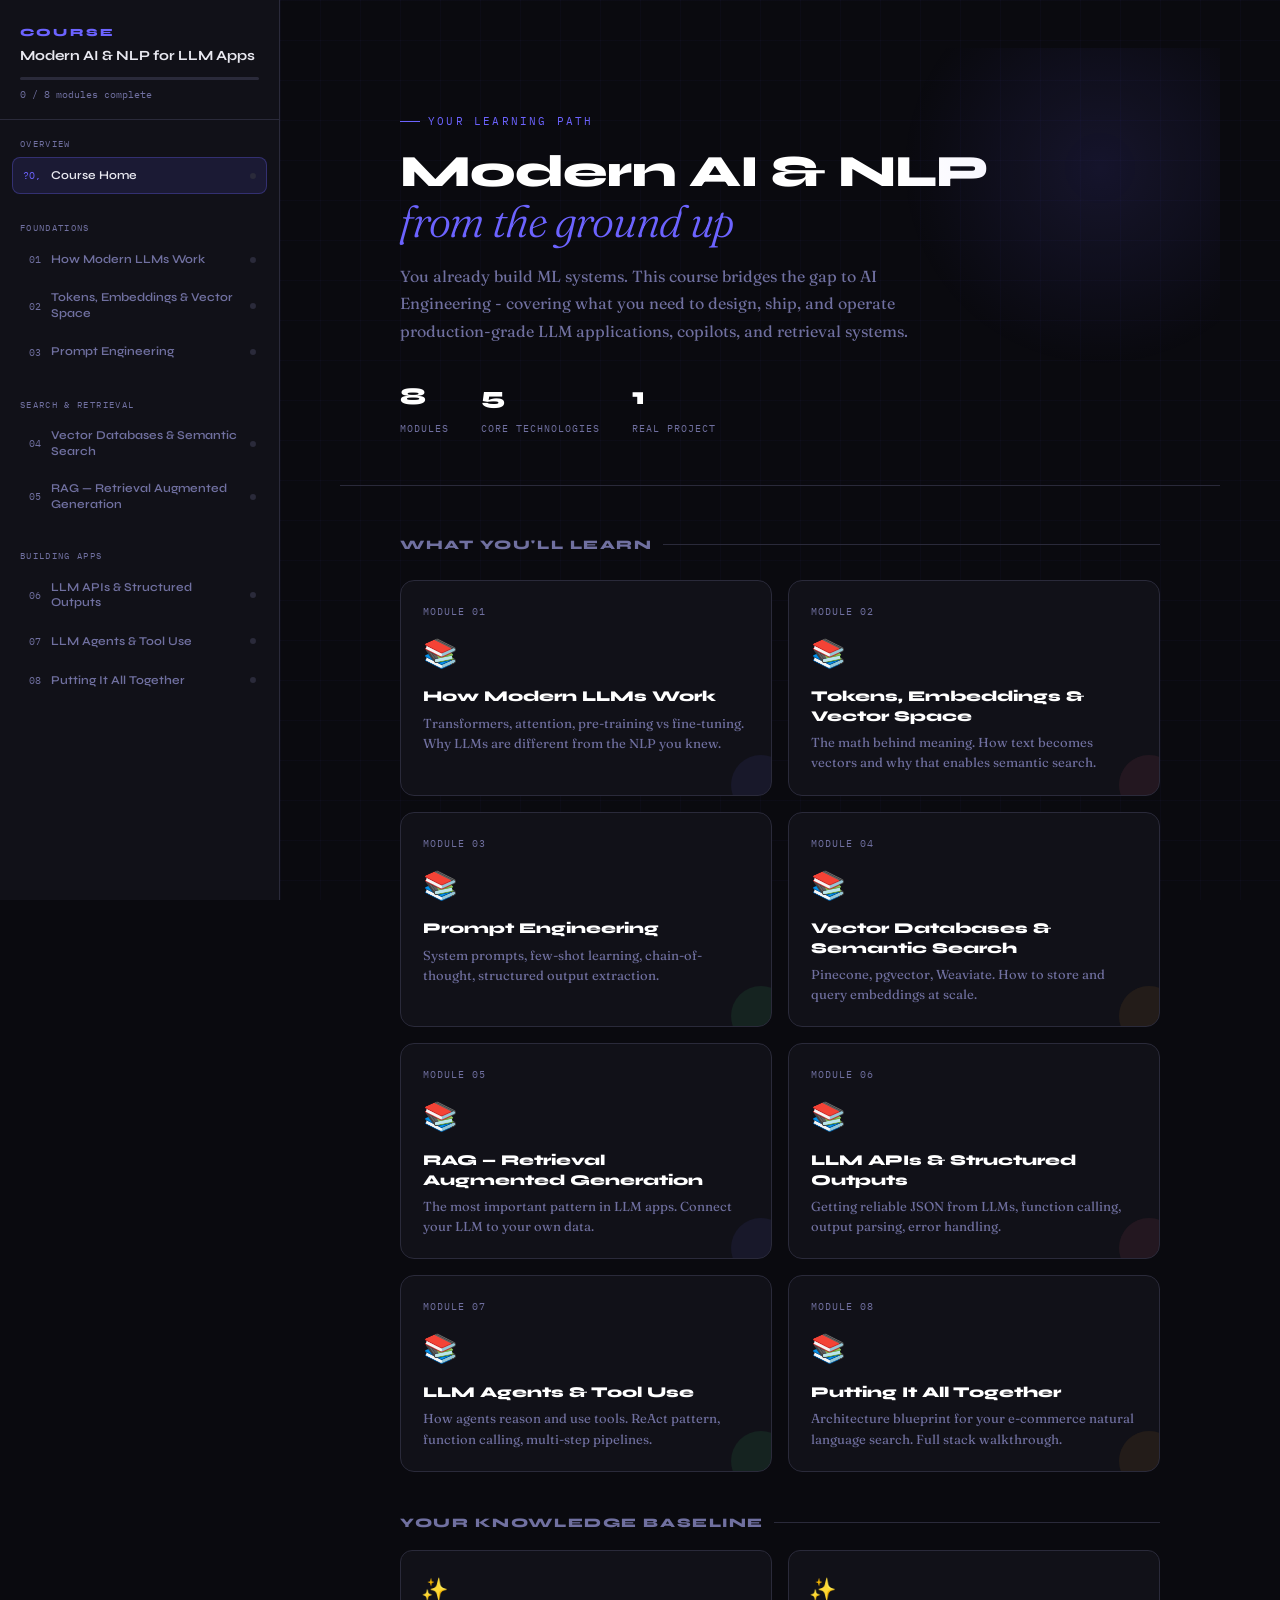
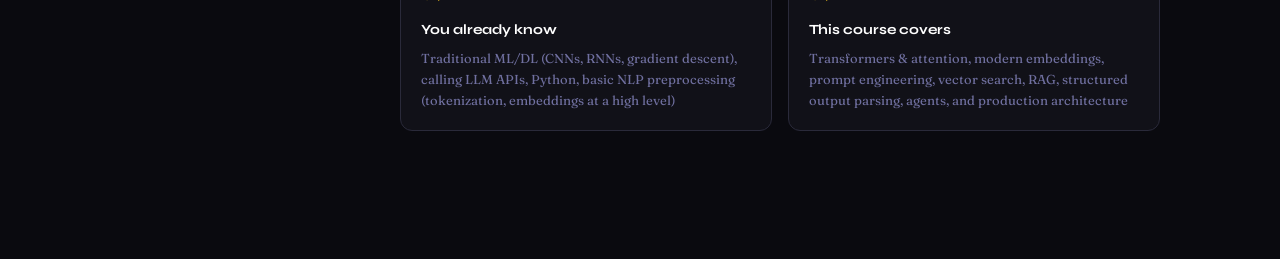
<file: templates/course_ai_engineering.html>
﻿<!DOCTYPE html>
<html lang="en">
<head>
<meta charset="UTF-8">
<meta name="viewport" content="width=device-width, initial-scale=1.0">
<title>AI Engineering Transition Course - From ML Engineering to Production AI Systems</title>
<link href="https://fonts.googleapis.com/css2?family=Syne:wght@400;600;700;800&family=IBM+Plex+Mono:wght@400;500&family=Fraunces:ital,wght@0,300;0,400;1,300&display=swap" rel="stylesheet">
<style>
  :root {
    --bg: #0a0a0f;
    --surface: #111118;
    --surface2: #1a1a24;
    --border: #2a2a3a;
    --accent: #6c63ff;
    --accent2: #ff6584;
    --accent3: #43e97b;
    --accent4: #f9a825;
    --text: #e8e8f0;
    --muted: #7070a0;
    --code-bg: #0d0d14;
  }

  * { margin: 0; padding: 0; box-sizing: border-box; }

  body {
    background: var(--bg);
    color: var(--text);
    font-family: 'Fraunces', Georgia, serif;
    font-size: 16px;
    line-height: 1.7;
    min-height: 100vh;
  }

  /* Grid texture overlay */
  body::before {
    content: '';
    position: fixed;
    inset: 0;
    background-image: 
      linear-gradient(rgba(108,99,255,0.03) 1px, transparent 1px),
      linear-gradient(90deg, rgba(108,99,255,0.03) 1px, transparent 1px);
    background-size: 40px 40px;
    pointer-events: none;
    z-index: 0;
  }

  .shell {
    display: flex;
    min-height: 100vh;
    position: relative;
    z-index: 1;
  }

  /* ?"&mdash;? SIDEBAR ?"&mdash;? */
  .sidebar {
    width: 280px;
    flex-shrink: 0;
    background: var(--surface);
    border-right: 1px solid var(--border);
    position: sticky;
    top: 0;
    height: 100vh;
    overflow-y: auto;
    display: flex;
    flex-direction: column;
  }

  .sidebar::-webkit-scrollbar { width: 4px; }
  .sidebar::-webkit-scrollbar-track { background: transparent; }
  .sidebar::-webkit-scrollbar-thumb { background: var(--border); border-radius: 2px; }

  .sidebar-header {
    padding: 24px 20px 16px;
    border-bottom: 1px solid var(--border);
    position: sticky;
    top: 0;
    background: var(--surface);
    z-index: 2;
  }

  .sidebar-logo {
    font-family: 'Syne', sans-serif;
    font-size: 11px;
    font-weight: 800;
    letter-spacing: 0.2em;
    text-transform: uppercase;
    color: var(--accent);
    margin-bottom: 4px;
  }

  .sidebar-title {
    font-family: 'Syne', sans-serif;
    font-size: 14px;
    font-weight: 700;
    color: var(--text);
    line-height: 1.3;
  }

  .progress-bar-wrap {
    margin-top: 12px;
    height: 3px;
    background: var(--border);
    border-radius: 2px;
    overflow: hidden;
  }

  .progress-bar-fill {
    height: 100%;
    background: linear-gradient(90deg, var(--accent), var(--accent2));
    border-radius: 2px;
    transition: width 0.4s ease;
    width: 0%;
  }

  .progress-label {
    font-family: 'IBM Plex Mono', monospace;
    font-size: 10px;
    color: var(--muted);
    margin-top: 6px;
  }

  .nav-section {
    padding: 16px 12px 8px;
  }

  .nav-section-label {
    font-family: 'IBM Plex Mono', monospace;
    font-size: 9px;
    letter-spacing: 0.15em;
    text-transform: uppercase;
    color: var(--muted);
    padding: 0 8px;
    margin-bottom: 6px;
  }

  .nav-item {
    display: flex;
    align-items: center;
    gap: 10px;
    padding: 9px 10px;
    border-radius: 8px;
    cursor: pointer;
    transition: all 0.2s;
    border: 1px solid transparent;
    margin-bottom: 2px;
  }

  .nav-item:hover {
    background: var(--surface2);
    border-color: var(--border);
  }

  .nav-item.active {
    background: rgba(108,99,255,0.12);
    border-color: rgba(108,99,255,0.3);
  }

  .nav-num {
    font-family: 'IBM Plex Mono', monospace;
    font-size: 10px;
    color: var(--muted);
    width: 18px;
    flex-shrink: 0;
    text-align: right;
  }

  .nav-item.active .nav-num { color: var(--accent); }

  .nav-text {
    font-family: 'Syne', sans-serif;
    font-size: 12px;
    font-weight: 600;
    color: var(--muted);
    line-height: 1.3;
  }

  .nav-item.active .nav-text { color: var(--text); }

  .nav-dot {
    width: 6px;
    height: 6px;
    border-radius: 50%;
    flex-shrink: 0;
    margin-left: auto;
    background: var(--border);
  }

  .nav-item.done .nav-dot { background: var(--accent3); }

  /* ?"&mdash;? MAIN ?"&mdash;? */
  .main {
    flex: 1;
    overflow-y: auto;
    padding: 0;
  }

  .main::-webkit-scrollbar { width: 6px; }
  .main::-webkit-scrollbar-track { background: transparent; }
  .main::-webkit-scrollbar-thumb { background: var(--border); border-radius: 3px; }

  /* hero */
  .hero {
    padding: 64px 60px 48px;
    border-bottom: 1px solid var(--border);
    position: relative;
    overflow: hidden;
  }

  .hero::after {
    content: '';
    position: absolute;
    top: -80px; right: -80px;
    width: 400px; height: 400px;
    background: radial-gradient(circle, rgba(108,99,255,0.12) 0%, transparent 70%);
    pointer-events: none;
  }

  .hero-tag {
    font-family: 'IBM Plex Mono', monospace;
    font-size: 11px;
    letter-spacing: 0.2em;
    text-transform: uppercase;
    color: var(--accent);
    margin-bottom: 16px;
    display: flex;
    align-items: center;
    gap: 8px;
  }

  .hero-tag::before {
    content: '';
    display: inline-block;
    width: 20px; height: 1px;
    background: var(--accent);
  }

  .hero h1 {
    font-family: 'Syne', sans-serif;
    font-size: clamp(28px, 3.5vw, 46px);
    font-weight: 800;
    line-height: 1.1;
    letter-spacing: -0.02em;
    margin-bottom: 16px;
    color: #fff;
  }

  .hero h1 em {
    font-family: 'Fraunces', serif;
    font-style: italic;
    font-weight: 300;
    color: var(--accent);
  }

  .hero-sub {
    font-size: 16px;
    color: var(--muted);
    max-width: 560px;
    line-height: 1.7;
    margin-bottom: 32px;
  }

  .hero-stats {
    display: flex;
    gap: 32px;
    flex-wrap: wrap;
  }

  .hero-stat {
    display: flex;
    flex-direction: column;
    gap: 2px;
  }

  .stat-num {
    font-family: 'Syne', sans-serif;
    font-size: 24px;
    font-weight: 800;
    color: #fff;
  }

  .stat-label {
    font-family: 'IBM Plex Mono', monospace;
    font-size: 10px;
    letter-spacing: 0.1em;
    color: var(--muted);
    text-transform: uppercase;
  }

  /* ?"&mdash;? MODULE ?"&mdash;? */
  .module {
    display: none;
    padding: 48px 60px 64px;
    animation: fadeSlide 0.35s ease;
  }

  .module.active { display: block; }

  @keyframes fadeSlide {
    from { opacity: 0; transform: translateY(12px); }
    to   { opacity: 1; transform: translateY(0); }
  }

  .module-header {
    display: flex;
    align-items: flex-start;
    gap: 20px;
    margin-bottom: 36px;
    padding-bottom: 36px;
    border-bottom: 1px solid var(--border);
  }

  .module-icon {
    width: 56px;
    height: 56px;
    border-radius: 14px;
    display: flex;
    align-items: center;
    justify-content: center;
    font-size: 26px;
    flex-shrink: 0;
  }

  .module-meta { flex: 1; }

  .module-num {
    font-family: 'IBM Plex Mono', monospace;
    font-size: 11px;
    letter-spacing: 0.15em;
    color: var(--accent);
    margin-bottom: 6px;
    text-transform: uppercase;
  }

  .module-title {
    font-family: 'Syne', sans-serif;
    font-size: clamp(20px, 2.5vw, 30px);
    font-weight: 800;
    color: #fff;
    letter-spacing: -0.01em;
    line-height: 1.2;
    margin-bottom: 8px;
  }

  .module-desc {
    color: var(--muted);
    font-size: 15px;
  }

  /* content blocks */
  .section {
    margin-bottom: 40px;
  }

  .section-title {
    font-family: 'Syne', sans-serif;
    font-size: 13px;
    font-weight: 800;
    letter-spacing: 0.12em;
    text-transform: uppercase;
    color: var(--muted);
    margin-bottom: 16px;
    display: flex;
    align-items: center;
    gap: 10px;
  }

  .section-title::after {
    content: '';
    flex: 1;
    height: 1px;
    background: var(--border);
  }

  h2 {
    font-family: 'Syne', sans-serif;
    font-size: 20px;
    font-weight: 700;
    color: #fff;
    margin: 28px 0 12px;
    letter-spacing: -0.01em;
  }

  h3 {
    font-family: 'Syne', sans-serif;
    font-size: 16px;
    font-weight: 700;
    color: var(--text);
    margin: 20px 0 8px;
  }

  p { color: var(--muted); margin-bottom: 14px; font-size: 15px; line-height: 1.75; }
  p strong { color: var(--text); font-weight: 600; font-family: 'Syne', sans-serif; }

  /* concept cards */
  .cards {
    display: grid;
    grid-template-columns: repeat(auto-fill, minmax(260px, 1fr));
    gap: 16px;
    margin: 20px 0;
  }

  .card {
    background: var(--surface);
    border: 1px solid var(--border);
    border-radius: 12px;
    padding: 20px;
    transition: border-color 0.2s, transform 0.2s;
    position: relative;
    overflow: hidden;
  }

  .card:hover {
    border-color: var(--accent);
    transform: translateY(-2px);
  }

  .card::before {
    content: '';
    position: absolute;
    top: 0; left: 0; right: 0;
    height: 2px;
    background: linear-gradient(90deg, var(--accent), var(--accent2));
    opacity: 0;
    transition: opacity 0.2s;
  }

  .card:hover::before { opacity: 1; }

  .card-icon { font-size: 22px; margin-bottom: 10px; font-family: "Apple Color Emoji", "Segoe UI Emoji", "Noto Color Emoji", sans-serif; }

  .card-title {
    font-family: 'Syne', sans-serif;
    font-size: 14px;
    font-weight: 700;
    color: #fff;
    margin-bottom: 6px;
  }

  .card-text { font-size: 13px; color: var(--muted); line-height: 1.6; }

  /* code block */
  .code-block {
    background: var(--code-bg);
    border: 1px solid var(--border);
    border-radius: 10px;
    overflow: hidden;
    margin: 16px 0;
  }

  .code-header {
    display: flex;
    align-items: center;
    justify-content: space-between;
    padding: 10px 16px;
    background: rgba(255,255,255,0.03);
    border-bottom: 1px solid var(--border);
  }

  .code-lang {
    font-family: 'IBM Plex Mono', monospace;
    font-size: 10px;
    color: var(--accent);
    letter-spacing: 0.1em;
    text-transform: uppercase;
  }

  .code-copy {
    font-family: 'IBM Plex Mono', monospace;
    font-size: 10px;
    color: var(--muted);
    background: none;
    border: none;
    cursor: pointer;
    transition: color 0.2s;
  }

  .code-copy:hover { color: var(--text); }

  pre {
    padding: 20px;
    overflow-x: auto;
    font-family: 'IBM Plex Mono', monospace;
    font-size: 13px;
    line-height: 1.7;
    color: #c9d1d9;
  }

  .kw { color: #ff79c6; }
  .str { color: #f1fa8c; }
  .cm { color: #6272a4; font-style: italic; }
  .fn { color: #50fa7b; }
  .num { color: #bd93f9; }
  .cls { color: #8be9fd; }

  /* callout */
  .callout {
    border-radius: 10px;
    padding: 18px 20px;
    margin: 20px 0;
    border: 1px solid;
    display: flex;
    gap: 14px;
    align-items: flex-start;
  }

  .callout-icon { font-size: 18px; flex-shrink: 0; margin-top: 1px; font-family: "Apple Color Emoji", "Segoe UI Emoji", "Noto Color Emoji", sans-serif; }

  .callout-body { flex: 1; }

  .callout-title {
    font-family: 'Syne', sans-serif;
    font-size: 13px;
    font-weight: 700;
    margin-bottom: 4px;
    letter-spacing: 0.04em;
  }

  .callout-text { font-size: 13px; line-height: 1.65; color: inherit; opacity: 0.85; }

  .callout.info { background: rgba(108,99,255,0.08); border-color: rgba(108,99,255,0.25); color: #a0a8ff; }
  .callout.info .callout-title { color: var(--accent); }

  .callout.tip { background: rgba(67,233,123,0.07); border-color: rgba(67,233,123,0.2); color: #80f0a8; }
  .callout.tip .callout-title { color: var(--accent3); }

  .callout.warn { background: rgba(249,168,37,0.07); border-color: rgba(249,168,37,0.2); color: #f5cc70; }
  .callout.warn .callout-title { color: var(--accent4); }

  /* pipeline diagram */
  .pipeline {
    display: flex;
    align-items: center;
    gap: 0;
    margin: 24px 0;
    overflow-x: auto;
    padding: 4px 0 8px;
  }

  .pipe-step {
    display: flex;
    flex-direction: column;
    align-items: center;
    gap: 8px;
    flex-shrink: 0;
  }

  .pipe-box {
    background: var(--surface2);
    border: 1px solid var(--border);
    border-radius: 10px;
    padding: 12px 16px;
    text-align: center;
    min-width: 110px;
    transition: border-color 0.2s;
  }

  .pipe-box:hover { border-color: var(--accent); }

  .pipe-box-icon { font-size: 20px; margin-bottom: 4px; font-family: "Apple Color Emoji", "Segoe UI Emoji", "Noto Color Emoji", sans-serif; }

  .pipe-box-label {
    font-family: 'Syne', sans-serif;
    font-size: 11px;
    font-weight: 700;
    color: #fff;
    margin-bottom: 2px;
  }

  .pipe-box-sub { font-family: 'IBM Plex Mono', monospace; font-size: 9px; color: var(--muted); }

  .pipe-arrow {
    color: var(--muted);
    font-size: 18px;
    padding: 0 4px;
    flex-shrink: 0;
    margin-bottom: 20px;
  }

  /* comparison table */
  .compare-table {
    width: 100%;
    border-collapse: collapse;
    margin: 16px 0;
    font-size: 13px;
  }

  .compare-table th {
    font-family: 'Syne', sans-serif;
    font-size: 11px;
    font-weight: 700;
    letter-spacing: 0.08em;
    text-transform: uppercase;
    color: var(--muted);
    text-align: left;
    padding: 10px 14px;
    border-bottom: 1px solid var(--border);
    background: var(--surface);
  }

  .compare-table td {
    padding: 11px 14px;
    border-bottom: 1px solid rgba(42,42,58,0.5);
    color: var(--muted);
    vertical-align: top;
    line-height: 1.55;
  }

  .compare-table tr:hover td { background: rgba(255,255,255,0.02); }
  .compare-table td:first-child { font-family: 'Syne', sans-serif; font-weight: 700; color: var(--text); }

  /* tag pills */
  .tags { display: flex; flex-wrap: wrap; gap: 8px; margin: 12px 0; }

  .tag {
    font-family: 'IBM Plex Mono', monospace;
    font-size: 11px;
    padding: 4px 10px;
    border-radius: 20px;
    border: 1px solid;
  }

  .tag.purple { background: rgba(108,99,255,0.1); border-color: rgba(108,99,255,0.3); color: #a0a8ff; }
  .tag.green  { background: rgba(67,233,123,0.1); border-color: rgba(67,233,123,0.3); color: #80f0a8; }
  .tag.pink   { background: rgba(255,101,132,0.1); border-color: rgba(255,101,132,0.3); color: #ff9aae; }
  .tag.yellow { background: rgba(249,168,37,0.1); border-color: rgba(249,168,37,0.3); color: #f5cc70; }

  /* nav footer */
  .module-nav {
    display: flex;
    justify-content: space-between;
    align-items: center;
    margin-top: 48px;
    padding-top: 28px;
    border-top: 1px solid var(--border);
  }

  .nav-btn {
    font-family: 'Syne', sans-serif;
    font-size: 13px;
    font-weight: 700;
    padding: 12px 24px;
    border-radius: 8px;
    border: 1px solid var(--border);
    cursor: pointer;
    transition: all 0.2s;
    background: var(--surface);
    color: var(--text);
    display: flex;
    align-items: center;
    gap: 8px;
  }

  .nav-btn:hover { background: var(--surface2); border-color: var(--accent); color: #fff; }
  .nav-btn.primary { background: var(--accent); border-color: var(--accent); color: #fff; }
  .nav-btn.primary:hover { background: #7c75ff; }
  .nav-btn:disabled { opacity: 0.3; cursor: not-allowed; }

  .done-btn {
    font-family: 'IBM Plex Mono', monospace;
    font-size: 11px;
    padding: 6px 14px;
    border-radius: 20px;
    border: 1px solid var(--border);
    cursor: pointer;
    background: transparent;
    color: var(--muted);
    transition: all 0.2s;
  }

  .done-btn:hover, .done-btn.marked { background: rgba(67,233,123,0.1); border-color: var(--accent3); color: var(--accent3); }

  /* home overview */
  .overview-grid {
    display: grid;
    grid-template-columns: repeat(auto-fill, minmax(300px, 1fr));
    gap: 16px;
    margin-top: 24px;
  }

  .overview-card {
    background: var(--surface);
    border: 1px solid var(--border);
    border-radius: 14px;
    padding: 22px;
    cursor: pointer;
    transition: all 0.2s;
    position: relative;
    overflow: hidden;
  }

  .overview-card:hover {
    border-color: var(--accent);
    transform: translateY(-3px);
    box-shadow: 0 12px 40px rgba(108,99,255,0.15);
  }

  .ov-num {
    font-family: 'IBM Plex Mono', monospace;
    font-size: 10px;
    letter-spacing: 0.1em;
    color: var(--muted);
    margin-bottom: 10px;
  }

  .ov-icon { font-size: 28px; margin-bottom: 10px; font-family: "Apple Color Emoji", "Segoe UI Emoji", "Noto Color Emoji", sans-serif; }

  .ov-title {
    font-family: 'Syne', sans-serif;
    font-size: 15px;
    font-weight: 800;
    color: #fff;
    margin-bottom: 6px;
    line-height: 1.3;
  }

  .ov-desc { font-size: 13px; color: var(--muted); line-height: 1.55; }

  .ov-accent {
    position: absolute;
    bottom: 0; right: 0;
    width: 60px; height: 60px;
    border-radius: 50%;
    opacity: 0.08;
    transform: translate(20px, 20px);
  }

  /* numbered list */
  ol.styled {
    list-style: none;
    counter-reset: step;
    margin: 12px 0;
  }

  ol.styled li {
    counter-increment: step;
    display: flex;
    gap: 14px;
    margin-bottom: 12px;
    align-items: flex-start;
    font-size: 14px;
    color: var(--muted);
    line-height: 1.65;
  }

  ol.styled li::before {
    content: counter(step, decimal-leading-zero);
    font-family: 'IBM Plex Mono', monospace;
    font-size: 10px;
    color: var(--accent);
    background: rgba(108,99,255,0.1);
    border: 1px solid rgba(108,99,255,0.2);
    border-radius: 6px;
    padding: 2px 6px;
    flex-shrink: 0;
    margin-top: 2px;
  }

  ul.styled {
    list-style: none;
    margin: 12px 0;
  }

  ul.styled li {
    display: flex;
    gap: 12px;
    margin-bottom: 10px;
    font-size: 14px;
    color: var(--muted);
    line-height: 1.65;
  }

  ul.styled li::before {
    content: '&rarr;';
    color: var(--accent);
    flex-shrink: 0;
    font-family: 'Syne', sans-serif;
    font-weight: 700;
  }

  ul.styled li strong { color: var(--text); font-family: 'Syne', sans-serif; font-weight: 700; }

  /* splitter */
  .split { display: grid; grid-template-columns: 1fr 1fr; gap: 16px; margin: 16px 0; }
  @media (max-width: 700px) { .split { grid-template-columns: 1fr; } }

  hr.divider { border: none; border-top: 1px solid var(--border); margin: 36px 0; }

  /* HOME MODULE */
  #home { display: block; }

  .breadcrumb {
    font-family: 'IBM Plex Mono', monospace;
    font-size: 11px;
    color: var(--muted);
    margin-bottom: 8px;
  }

  /* Tablet and mobile responsiveness */
  @media (max-width: 1024px) {
    .shell {
      display: block;
      min-height: auto;
    }

    .sidebar {
      width: 100%;
      position: static;
      height: auto;
      max-height: none;
      border-right: none;
      border-bottom: 1px solid var(--border);
      overflow: visible;
    }

    .sidebar-header {
      position: static;
    }

    .nav-section {
      padding: 12px;
    }

    .main {
      overflow: visible;
      min-width: 0;
    }
  }

  @media (max-width: 768px) {
    body {
      overflow-x: hidden;
    }

    .hero {
      padding: 30px 16px 24px;
    }

    .module {
      padding: 24px 16px 36px;
    }

    .module-header {
      flex-direction: column;
      gap: 14px;
      margin-bottom: 24px;
      padding-bottom: 22px;
    }

    .module-nav {
      flex-direction: column;
      align-items: stretch;
      gap: 10px;
    }

    .nav-btn {
      width: 100%;
      justify-content: center;
    }

    .overview-grid {
      grid-template-columns: 1fr;
    }

    .cards {
      grid-template-columns: 1fr;
    }

    .compare-table {
      display: block;
      width: 100%;
      overflow-x: auto;
      white-space: nowrap;
      -webkit-overflow-scrolling: touch;
    }

    pre {
      font-size: 12px;
      padding: 14px;
    }

    .pipeline {
      padding-bottom: 10px;
      -webkit-overflow-scrolling: touch;
    }
  }
</style>
</head>
<body>

<div class="shell">

  <!-- SIDEBAR -->
  <aside class="sidebar">
    <div class="sidebar-header">
      <div class="sidebar-logo">Course</div>
      <div class="sidebar-title">Modern AI & NLP for LLM Apps</div>
      <div class="progress-bar-wrap">
        <div class="progress-bar-fill" id="progressFill"></div>
      </div>
      <div class="progress-label" id="progressLabel">0 / 8 modules complete</div>
    </div>

    <div class="nav-section">
      <div class="nav-section-label">Overview</div>
      <div class="nav-item active" onclick="showModule('home', this)">
        <span class="nav-num">?O,</span>
        <span class="nav-text">Course Home</span>
        <span class="nav-dot"></span>
      </div>
    </div>

    <div class="nav-section">
      <div class="nav-section-label">Foundations</div>
      <div class="nav-item" id="nav-m1" onclick="showModule('m1', this)">
        <span class="nav-num">01</span>
        <span class="nav-text">How Modern LLMs Work</span>
        <span class="nav-dot"></span>
      </div>
      <div class="nav-item" id="nav-m2" onclick="showModule('m2', this)">
        <span class="nav-num">02</span>
        <span class="nav-text">Tokens, Embeddings & Vector Space</span>
        <span class="nav-dot"></span>
      </div>
      <div class="nav-item" id="nav-m3" onclick="showModule('m3', this)">
        <span class="nav-num">03</span>
        <span class="nav-text">Prompt Engineering</span>
        <span class="nav-dot"></span>
      </div>
    </div>

    <div class="nav-section">
      <div class="nav-section-label">Search & Retrieval</div>
      <div class="nav-item" id="nav-m4" onclick="showModule('m4', this)">
        <span class="nav-num">04</span>
        <span class="nav-text">Vector Databases & Semantic Search</span>
        <span class="nav-dot"></span>
      </div>
      <div class="nav-item" id="nav-m5" onclick="showModule('m5', this)">
        <span class="nav-num">05</span>
        <span class="nav-text">RAG &mdash; Retrieval Augmented Generation</span>
        <span class="nav-dot"></span>
      </div>
    </div>

    <div class="nav-section">
      <div class="nav-section-label">Building Apps</div>
      <div class="nav-item" id="nav-m6" onclick="showModule('m6', this)">
        <span class="nav-num">06</span>
        <span class="nav-text">LLM APIs & Structured Outputs</span>
        <span class="nav-dot"></span>
      </div>
      <div class="nav-item" id="nav-m7" onclick="showModule('m7', this)">
        <span class="nav-num">07</span>
        <span class="nav-text">LLM Agents & Tool Use</span>
        <span class="nav-dot"></span>
      </div>
      <div class="nav-item" id="nav-m8" onclick="showModule('m8', this)">
        <span class="nav-num">08</span>
        <span class="nav-text">Putting It All Together</span>
        <span class="nav-dot"></span>
      </div>
    </div>
  </aside>

  <!-- MAIN CONTENT -->
  <main class="main">

    <!-- HOME -->
    <div id="home" class="module active">
      <div class="hero">
        <div class="hero-tag">Your learning path</div>
        <h1>Modern AI & NLP<br><em>from the ground up</em></h1>
        <p class="hero-sub">
          You already build ML systems. This course bridges the gap to AI Engineering - covering what you need to design, ship, and operate production-grade LLM applications, copilots, and retrieval systems.</p>
        <div class="hero-stats">
          <div class="hero-stat">
            <span class="stat-num">8</span>
            <span class="stat-label">Modules</span>
          </div>
          <div class="hero-stat">
            <span class="stat-num">5</span>
            <span class="stat-label">Core Technologies</span>
          </div>
          <div class="hero-stat">
            <span class="stat-num">1</span>
            <span class="stat-label">Real Project</span>
          </div>
        </div>
      </div>

      <div style="padding: 48px 60px;">
        <div class="section-title">What you'll learn</div>
        <div class="overview-grid">
          <div class="overview-card" onclick="showModule('m1', document.getElementById('nav-m1'))">
            <div class="ov-num">MODULE 01</div>
            <div class="ov-icon">&#x1F4DA;</div>
            <div class="ov-title">How Modern LLMs Work</div>
            <div class="ov-desc">Transformers, attention, pre-training vs fine-tuning. Why LLMs are different from the NLP you knew.</div>
            <div class="ov-accent" style="background: var(--accent);"></div>
          </div>
          <div class="overview-card" onclick="showModule('m2', document.getElementById('nav-m2'))">
            <div class="ov-num">MODULE 02</div>
            <div class="ov-icon">&#x1F4DA;</div>
            <div class="ov-title">Tokens, Embeddings & Vector Space</div>
            <div class="ov-desc">The math behind meaning. How text becomes vectors and why that enables semantic search.</div>
            <div class="ov-accent" style="background: var(--accent2);"></div>
          </div>
          <div class="overview-card" onclick="showModule('m3', document.getElementById('nav-m3'))">
            <div class="ov-num">MODULE 03</div>
            <div class="ov-icon">&#x1F4DA;</div>
            <div class="ov-title">Prompt Engineering</div>
            <div class="ov-desc">System prompts, few-shot learning, chain-of-thought, structured output extraction.</div>
            <div class="ov-accent" style="background: var(--accent3);"></div>
          </div>
          <div class="overview-card" onclick="showModule('m4', document.getElementById('nav-m4'))">
            <div class="ov-num">MODULE 04</div>
            <div class="ov-icon">&#x1F4DA;</div>
            <div class="ov-title">Vector Databases & Semantic Search</div>
            <div class="ov-desc">Pinecone, pgvector, Weaviate. How to store and query embeddings at scale.</div>
            <div class="ov-accent" style="background: var(--accent4);"></div>
          </div>
          <div class="overview-card" onclick="showModule('m5', document.getElementById('nav-m5'))">
            <div class="ov-num">MODULE 05</div>
            <div class="ov-icon">&#x1F4DA;</div>
            <div class="ov-title">RAG &mdash; Retrieval Augmented Generation</div>
            <div class="ov-desc">The most important pattern in LLM apps. Connect your LLM to your own data.</div>
            <div class="ov-accent" style="background: var(--accent);"></div>
          </div>
          <div class="overview-card" onclick="showModule('m6', document.getElementById('nav-m6'))">
            <div class="ov-num">MODULE 06</div>
            <div class="ov-icon">&#x1F4DA;</div>
            <div class="ov-title">LLM APIs & Structured Outputs</div>
            <div class="ov-desc">Getting reliable JSON from LLMs, function calling, output parsing, error handling.</div>
            <div class="ov-accent" style="background: var(--accent2);"></div>
          </div>
          <div class="overview-card" onclick="showModule('m7', document.getElementById('nav-m7'))">
            <div class="ov-num">MODULE 07</div>
            <div class="ov-icon">&#x1F4DA;</div>
            <div class="ov-title">LLM Agents & Tool Use</div>
            <div class="ov-desc">How agents reason and use tools. ReAct pattern, function calling, multi-step pipelines.</div>
            <div class="ov-accent" style="background: var(--accent3);"></div>
          </div>
          <div class="overview-card" onclick="showModule('m8', document.getElementById('nav-m8'))">
            <div class="ov-num">MODULE 08</div>
            <div class="ov-icon">&#x1F4DA;</div>
            <div class="ov-title">Putting It All Together</div>
            <div class="ov-desc">Architecture blueprint for your e-commerce natural language search. Full stack walkthrough.</div>
            <div class="ov-accent" style="background: var(--accent4);"></div>
          </div>
        </div>

        <div style="margin-top: 40px;">
          <div class="section-title">Your knowledge baseline</div>
          <div class="split">
            <div class="card">
              <div class="card-icon">&#x2728;</div>
              <div class="card-title">You already know</div>
              <div class="card-text">Traditional ML/DL (CNNs, RNNs, gradient descent), calling LLM APIs, Python, basic NLP preprocessing (tokenization, embeddings at a high level)</div>
            </div>
            <div class="card">
              <div class="card-icon">&#x2728;</div>
              <div class="card-title">This course covers</div>
              <div class="card-text">Transformers & attention, modern embeddings, prompt engineering, vector search, RAG, structured output parsing, agents, and production architecture</div>
            </div>
          </div>
        </div>
      </div>
    </div>

    <!-- MODULE 1 -->
    <div id="m1" class="module">
      <div class="module-header">
        <div class="module-icon" style="background: rgba(108,99,255,0.15);">&#x1F9E0;</div>
        <div class="module-meta">
          <div class="module-num">Module 01 &mdash; Foundations</div>
          <div class="module-title">How Modern LLMs Work</div>
          <div class="module-desc">From "bag of words" NLP to Transformers. Understanding the architecture that changed everything.</div>
        </div>
      </div>

      <div class="section">
        <div class="section-title">The Paradigm Shift</div>
        <p>Traditional NLP (what you may know) relied on handcrafted feature engineering, rule-based systems, and shallow ML models like Naive Bayes or LSTMs. Modern LLMs are built on a single architecture &mdash; the <strong>Transformer</strong> &mdash; and trained on internet-scale text to develop general language understanding.</p>
        <p>The key difference: instead of training a separate model for each NLP task (sentiment, NER, translation), an LLM is one giant model that can do all of them via prompting. No task-specific training required.</p>
      </div>

      <div class="section">
        <div class="section-title">The Transformer Architecture</div>
        <div class="cards">
          <div class="card">
            <div class="card-icon">&#x2728;</div>
            <div class="card-title">Self-Attention</div>
            <div class="card-text">Each token looks at every other token in the sequence and computes a weighted "relevance" score. This is how the model understands context &mdash; "bank" means different things near "river" vs "money".</div>
          </div>
          <div class="card">
            <div class="card-icon">&#x2728;</div>
            <div class="card-title">Multi-Head Attention</div>
            <div class="card-text">Multiple attention operations run in parallel, each learning different types of relationships &mdash; syntactic, semantic, co-reference. The outputs are combined.</div>
          </div>
          <div class="card">
            <div class="card-icon">&#x2728;</div>
            <div class="card-title">Positional Encoding</div>
            <div class="card-text">Unlike RNNs, Transformers process all tokens in parallel. Positional encodings inject information about token order into the representations.</div>
          </div>
          <div class="card">
            <div class="card-icon">&#x2728;</div>
            <div class="card-title">Feed-Forward Layers</div>
            <div class="card-text">After attention, each token goes through a feed-forward network independently. This is where "facts" and learned knowledge are thought to be stored.</div>
          </div>
        </div>

        <div class="callout info">
          <span class="callout-icon">&#x1F4A1;</span>
          <div class="callout-body">
            <div class="callout-title">Why this matters for your AI engineering path</div>
            <div class="callout-text">You don't need to implement a Transformer. But understanding attention helps you understand why LLMs can parse complex queries like "affordable gaming laptops with good battery life but not bulky" &mdash; it weighs all those constraints simultaneously.</div>
          </div>
        </div>
      </div>

      <div class="section">
        <div class="section-title">Pre-training vs Fine-tuning vs Prompting</div>
        <table class="compare-table">
          <thead>
            <tr>
              <th>Approach</th>
              <th>What it means</th>
              <th>When to use it</th>
              <th>Cost</th>
            </tr>
          </thead>
          <tbody>
            <tr>
              <td>Pre-training</td>
              <td>Train a model from scratch on massive text data</td>
              <td>Never (you're not OpenAI)</td>
              <td>$millions</td>
            </tr>
            <tr>
              <td>Fine-tuning</td>
              <td>Further train a pre-trained model on domain-specific data</td>
              <td>When you need specific behavior/style not achievable via prompting</td>
              <td>$10s&mdash;$1000s</td>
            </tr>
            <tr>
              <td>Prompting</td>
              <td>Guide the model's behavior via text instructions at inference time</td>
              <td>Most use cases, including yours</td>
              <td>Per-token API cost</td>
            </tr>
            <tr>
              <td>RAG</td>
              <td>Retrieve relevant context and inject it into the prompt</td>
              <td>When the model needs access to your specific data</td>
              <td>Storage + retrieval + API</td>
            </tr>
          </tbody>
        </table>
        <div class="callout tip">
          <span class="callout-icon">&#x1F4A1;</span>
          <div class="callout-body">
            <div class="callout-title">For your e-commerce search</div>
            <div class="callout-text">You'll use <strong>Prompting</strong> (to extract intent from queries) and <strong>RAG-like retrieval</strong> (to match products). No fine-tuning needed to start.</div>
          </div>
        </div>
      </div>

      <div class="section">
        <div class="section-title">Key Model Families You'll Encounter</div>
        <div class="tags">
          <span class="tag purple">GPT-4 / GPT-4o (OpenAI)</span>
          <span class="tag purple">Claude 3.5 / Claude 3 (Anthropic)</span>
          <span class="tag green">Gemini 1.5 (Google)</span>
          <span class="tag green">Llama 3 (Meta, open source)</span>
          <span class="tag pink">Mistral / Mixtral (open source)</span>
          <span class="tag yellow">Embedding models: text-embedding-3, all-MiniLM</span>
        </div>
        <p>For <strong>intent extraction</strong> (parsing user queries), any modern model works. For <strong>embeddings</strong> (vectorizing products), you'll use a dedicated embedding model &mdash; different from a chat model.</p>
      </div>

      <div class="module-nav">
        <button class="nav-btn" disabled>&larr; Previous</button>
        <button class="done-btn" id="done-m1" onclick="markDone('m1')">Mark complete ✔</button>
        <button class="nav-btn primary" onclick="showModule('m2', document.getElementById('nav-m2'))">Next: Tokens & Embeddings &rarr;</button>
      </div>
    </div>

    <!-- MODULE 2 -->
    <div id="m2" class="module">
      <div class="module-header">
        <div class="module-icon" style="background: rgba(255,101,132,0.15);">&#x1F9E0;</div>
        <div class="module-meta">
          <div class="module-num">Module 02 &mdash; Foundations</div>
          <div class="module-title">Tokens, Embeddings & Vector Space</div>
          <div class="module-desc">The mathematical foundation of modern NLP. How text becomes numbers that capture meaning.</div>
        </div>
      </div>

      <div class="section">
        <div class="section-title">Tokenization</div>
        <p>An LLM doesn't read words &mdash; it reads <strong>tokens</strong>. Tokens are chunks of text produced by a tokenizer (usually BPE &mdash; Byte Pair Encoding). Common words become single tokens; rare words split into multiple.</p>
        <div class="code-block">
          <div class="code-header">
            <span class="code-lang">Example &mdash; Tokenization</span>
          </div>
          <pre><span class="cm"># "laptops below ksh 1000" might tokenize as:</span>
[<span class="str">"lap"</span>, <span class="str">"tops"</span>, <span class="str">" below"</span>, <span class="str">" ks"</span>, <span class="str">"h"</span>, <span class="str">" 1000"</span>]
<span class="cm"># ~6 tokens. Why this matters: you're billed per token,
# and context windows are measured in tokens (e.g. 128k tokens).</span></pre>
        </div>
        <p><strong>Why it matters:</strong> Your product descriptions and user queries are all tokenized. Long descriptions cost more to process. Context window limits (how much text the LLM can "see" at once) are measured in tokens.</p>
      </div>

      <div class="section">
        <div class="section-title">What Are Embeddings?</div>
        <p>An embedding is a <strong>dense vector</strong> (a list of floats, e.g., 1536 numbers) that represents the meaning of a piece of text. Texts with similar meanings have vectors that are close together in this high-dimensional space.</p>
        <div class="cards">
          <div class="card">
            <div class="card-icon">&#x2728;</div>
            <div class="card-title">Semantic similarity</div>
            <div class="card-text">"Budget laptop" and "affordable notebook computer" will have very similar embedding vectors &mdash; even though no words match. This is the power over keyword search.</div>
          </div>
          <div class="card">
            <div class="card-icon">&#x2728;</div>
            <div class="card-title">Cosine similarity</div>
            <div class="card-text">The standard way to compare embeddings. Measures the angle between two vectors. Returns a score from -1 to 1; higher = more similar. Used to find matching products.</div>
          </div>
          <div class="card">
            <div class="card-icon">&#x2728;</div>
            <div class="card-title">Embedding models</div>
            <div class="card-text">Separate from chat models. Examples: OpenAI's text-embedding-3-small, Cohere embed, or open-source sentence-transformers. These map text &rarr; vector.</div>
          </div>
        </div>
      </div>

      <div class="section">
        <div class="section-title">Practical Code</div>
        <div class="code-block">
          <div class="code-header">
            <span class="code-lang">Python &mdash; Generating Embeddings</span>
            <button class="code-copy">copy</button>
          </div>
          <pre><span class="kw">from</span> openai <span class="kw">import</span> <span class="cls">OpenAI</span>
<span class="kw">import</span> numpy <span class="kw">as</span> np

client = <span class="cls">OpenAI</span>()

<span class="kw">def</span> <span class="fn">embed</span>(text: <span class="cls">str</span>) -> <span class="cls">list</span>[<span class="cls">float</span>]:
    response = client.embeddings.<span class="fn">create</span>(
        model=<span class="str">"text-embedding-3-small"</span>,  <span class="cm"># 1536-dim, cheap</span>
        input=text
    )
    <span class="kw">return</span> response.data[<span class="num">0</span>].embedding

<span class="kw">def</span> <span class="fn">cosine_similarity</span>(a, b):
    a, b = np.<span class="fn">array</span>(a), np.<span class="fn">array</span>(b)
    <span class="kw">return</span> np.<span class="fn">dot</span>(a, b) / (np.linalg.<span class="fn">norm</span>(a) * np.linalg.<span class="fn">norm</span>(b))

<span class="cm"># Example</span>
query_vec   = <span class="fn">embed</span>(<span class="str">"cheap gaming laptop"</span>)
product_vec = <span class="fn">embed</span>(<span class="str">"Budget-friendly notebook for gaming, RTX 3050"</span>)

score = <span class="fn">cosine_similarity</span>(query_vec, product_vec)
<span class="fn">print</span>(<span class="str">f"Similarity: {score:.3f}"</span>)  <span class="cm"># Will be high (>0.85)</span></pre>
        </div>
      </div>

      <div class="section">
        <div class="section-title">What to Embed in E-Commerce</div>
        <p>For product search, you embed your product catalog <strong>once</strong> (offline) and store the vectors. At query time, you embed the user's query and find the closest product vectors.</p>
        <div class="callout warn">
          <span class="callout-icon">&#x1F4A1;</span>
          <div class="callout-body">
            <div class="callout-title">What to embed per product</div>
            <div class="callout-text">Don't just embed the product name. Embed a rich text combining: <strong>name + description + category + key specs</strong>. The richer the text, the better the embedding captures the product's meaning. Price and rating are better handled as metadata filters, not embedded.</div>
          </div>
        </div>
        <div class="code-block">
          <div class="code-header"><span class="code-lang">Python &mdash; Product Embedding Strategy</span></div>
          <pre><span class="kw">def</span> <span class="fn">product_to_text</span>(product: <span class="cls">dict</span>) -> <span class="cls">str</span>:
    <span class="str">"""Convert a product dict into rich text for embedding."""</span>
    <span class="kw">return</span> <span class="str">f"""</span>
<span class="str">    {product['name']} &mdash; {product['category']}</span>
<span class="str">    {product['description']}</span>
<span class="str">    Key specs: {', '.join(product['specs'])}</span>
<span class="str">    Brand: {product['brand']}</span>
<span class="str">    """</span>.<span class="fn">strip</span>()

<span class="cm"># Then embed this combined text, NOT just the name</span>
product_vec = <span class="fn">embed</span>(<span class="fn">product_to_text</span>(product))</pre>
        </div>
      </div>

      <div class="module-nav">
        <button class="nav-btn" onclick="showModule('m1', document.getElementById('nav-m1'))">&larr; How LLMs Work</button>
        <button class="done-btn" id="done-m2" onclick="markDone('m2')">Mark complete ✔</button>
        <button class="nav-btn primary" onclick="showModule('m3', document.getElementById('nav-m3'))">Next: Prompt Engineering &rarr;</button>
      </div>
    </div>

    <!-- MODULE 3 -->
    <div id="m3" class="module">
      <div class="module-header">
        <div class="module-icon" style="background: rgba(67,233,123,0.15);">&#x1F9E0;</div>
        <div class="module-meta">
          <div class="module-num">Module 03 &mdash; Foundations</div>
          <div class="module-title">Prompt Engineering</div>
          <div class="module-desc">The craft of reliably extracting structured, useful behavior from LLMs through text instructions.</div>
        </div>
      </div>

      <div class="section">
        <div class="section-title">The Anatomy of a Prompt</div>
        <div class="cards">
          <div class="card">
            <div class="card-icon">&#x2728;</div>
            <div class="card-title">System Prompt</div>
            <div class="card-text">Defines the model's role, persona, output format, and constraints. Runs before the user message. This is where you tell it "You are a query parser. Return only JSON."</div>
          </div>
          <div class="card">
            <div class="card-icon">&#x2728;</div>
            <div class="card-title">User Message</div>
            <div class="card-text">The actual input &mdash; in your case, the customer's natural language query. e.g. "show me laptops below ksh 50000 with good reviews".</div>
          </div>
          <div class="card">
            <div class="card-icon">&#x2728;</div>
            <div class="card-title">Few-Shot Examples</div>
            <div class="card-text">Showing the model 2-5 examples of input/output pairs dramatically improves reliability. Include examples of edge cases.</div>
          </div>
          <div class="card">
            <div class="card-icon">&#x2728;</div>
            <div class="card-title">Chain-of-Thought</div>
            <div class="card-text">Adding "Think step by step" or showing reasoning in examples improves accuracy on complex tasks. The model's internal reasoning becomes part of the output.</div>
          </div>
        </div>
      </div>

      <div class="section">
        <div class="section-title">Query Parsing &mdash; The Core LLM Job in Your App</div>
        <p>Your LLM's primary job is to take a messy natural language query and return a clean, structured JSON object that your search engine can use. Here's how to engineer that prompt:</p>
        <div class="code-block">
          <div class="code-header"><span class="code-lang">Python &mdash; Intent Extraction Prompt</span><button class="code-copy">copy</button></div>
          <pre>SYSTEM_PROMPT = <span class="str">"""
You are a product search query parser for an e-commerce site.
Extract structured search intent from the user's query.

Return ONLY valid JSON with these fields:
- category: string or null (e.g. "laptop", "phone", "headphones")  
- max_price: number or null (in KSH)
- min_price: number or null
- min_rating: number or null (1-5 scale)
- brands: list of strings or []
- keywords: list of important product attributes
- sort_by: one of ["relevance", "price_asc", "price_desc", "rating"] 

Examples:
User: "cheap laptops under 40000"
Output: {"category": "laptop", "max_price": 40000, "min_price": null,
         "min_rating": null, "brands": [], "keywords": ["budget"],
         "sort_by": "price_asc"}

User: "best samsung phones with good battery"  
Output: {"category": "phone", "max_price": null, "min_price": null,
         "min_rating": 4.0, "brands": ["samsung"],
         "keywords": ["battery life", "long-lasting"],
         "sort_by": "rating"}

Return ONLY the JSON object. No explanation. No markdown.
"""</span>

<span class="kw">def</span> <span class="fn">parse_query</span>(user_query: <span class="cls">str</span>) -> <span class="cls">dict</span>:
    response = client.chat.completions.<span class="fn">create</span>(
        model=<span class="str">"gpt-4o-mini"</span>,  <span class="cm"># cheap + fast enough for parsing</span>
        messages=[
            {<span class="str">"role"</span>: <span class="str">"system"</span>, <span class="str">"content"</span>: SYSTEM_PROMPT},
            {<span class="str">"role"</span>: <span class="str">"user"</span>,   <span class="str">"content"</span>: user_query}
        ],
        temperature=<span class="num">0</span>,  <span class="cm"># deterministic output for parsing tasks</span>
    )
    <span class="kw">import</span> json
    <span class="kw">return</span> json.<span class="fn">loads</span>(response.choices[<span class="num">0</span>].message.content)</pre>
        </div>
      </div>

      <div class="section">
        <div class="section-title">Key Prompt Engineering Principles</div>
        <ul class="styled">
          <li><strong>Be explicit about output format.</strong> "Return ONLY valid JSON" beats "return JSON". Add "No explanation. No markdown fences."</li>
          <li><strong>Temperature = 0 for structured tasks.</strong> For parsing/extraction, you want deterministic outputs. Use temperature > 0 only for creative tasks.</li>
          <li><strong>Use few-shot examples for edge cases.</strong> Cover ambiguous queries, missing fields, and multi-criteria queries in your examples.</li>
          <li><strong>Test with adversarial inputs.</strong> "give me stuff" &mdash; what does your parser return? Design for graceful degradation.</li>
          <li><strong>Cheaper/smaller models are often fine for extraction.</strong> GPT-4o-mini or Claude Haiku handle structured extraction well at 10x lower cost than full models.</li>
        </ul>
      </div>

      <div class="callout warn">
        <span class="callout-icon">&#x1F4A1;</span>
        <div class="callout-body">
          <div class="callout-title">Always validate LLM JSON output</div>
          <div class="callout-text">Even with a perfect prompt, LLMs occasionally return malformed JSON, especially at high throughput. Always wrap your json.loads() in try/except and have a fallback (e.g., treat as a keyword-only search).</div>
        </div>
      </div>

      <div class="module-nav">
        <button class="nav-btn" onclick="showModule('m2', document.getElementById('nav-m2'))">&larr; Tokens & Embeddings</button>
        <button class="done-btn" id="done-m3" onclick="markDone('m3')">Mark complete ✔</button>
        <button class="nav-btn primary" onclick="showModule('m4', document.getElementById('nav-m4'))">Next: Vector Databases &rarr;</button>
      </div>
    </div>

    <!-- MODULE 4 -->
    <div id="m4" class="module">
      <div class="module-header">
        <div class="module-icon" style="background: rgba(249,168,37,0.15);">&#x1F9E0;</div>
        <div class="module-meta">
          <div class="module-num">Module 04 &mdash; Search & Retrieval</div>
          <div class="module-title">Vector Databases & Semantic Search</div>
          <div class="module-desc">How to store millions of embeddings and retrieve the closest ones in milliseconds.</div>
        </div>
      </div>

      <div class="section">
        <div class="section-title">The Problem Vector DBs Solve</div>
        <p>You have 10,000 product embeddings (each a 1536-dimensional vector). A user query arrives. You need to find the top-10 most similar products. Computing cosine similarity against all 10,000 products every query works at small scale &mdash; but is too slow at scale. Vector databases solve this with <strong>Approximate Nearest Neighbor (ANN)</strong> indexing algorithms (HNSW, IVF) that find the closest vectors in microseconds.</p>
      </div>

      <div class="section">
        <div class="section-title">Vector DB Options</div>
        <table class="compare-table">
          <thead>
            <tr><th>Option</th><th>Type</th><th>Best for</th><th>Metadata Filtering</th></tr>
          </thead>
          <tbody>
            <tr>
              <td>pgvector</td>
              <td>PostgreSQL extension</td>
              <td>You already use Postgres. Simplest to start.</td>
              <td>✓ Full SQL</td>
            </tr>
            <tr>
              <td>Pinecone</td>
              <td>Managed cloud</td>
              <td>Production, no infra management</td>
              <td>✓ Metadata filters</td>
            </tr>
            <tr>
              <td>Weaviate</td>
              <td>Open source / cloud</td>
              <td>Hybrid search built-in</td>
              <td>✓ GraphQL</td>
            </tr>
            <tr>
              <td>Chroma</td>
              <td>Open source, local</td>
              <td>Development & prototyping</td>
              <td>✓ Basic filters</td>
            </tr>
            <tr>
              <td>FAISS</td>
              <td>Library (Meta)</td>
              <td>Custom, high performance, no server</td>
              <td>◐ Manual</td>
            </tr>
          </tbody>
        </table>
        <div class="callout tip">
          <span class="callout-icon">&#x1F4A1;</span>
          <div class="callout-body">
            <div class="callout-title">Recommendation for your transition build</div>
            <div class="callout-text">Start with <strong>pgvector</strong> if you're already using PostgreSQL, or <strong>Chroma</strong> locally for prototyping. Move to Pinecone for production. All have Python clients with similar APIs.</div>
          </div>
        </div>
      </div>

      <div class="section">
        <div class="section-title">Metadata Filtering &mdash; Critical for E-Commerce</div>
        <p>Pure vector search returns "semantically similar" products, but can't enforce <strong>"under Ksh 50,000"</strong> or <strong>"rating &ge; 4.0"</strong>. You solve this with <strong>metadata filters</strong> &mdash; structured attributes stored alongside the vector.</p>
        <div class="code-block">
          <div class="code-header"><span class="code-lang">Python &mdash; Chroma with Metadata Filtering</span><button class="code-copy">copy</button></div>
          <pre><span class="kw">import</span> chromadb

client = chromadb.<span class="fn">Client</span>()
collection = client.<span class="fn">create_collection</span>(<span class="str">"products"</span>)

<span class="cm"># Index products with metadata</span>
collection.<span class="fn">add</span>(
    ids=[<span class="str">"prod_001"</span>, <span class="str">"prod_002"</span>],
    embeddings=[product_vec_1, product_vec_2],
    metadatas=[
        {<span class="str">"price"</span>: <span class="num">35000</span>, <span class="str">"rating"</span>: <span class="num">4.5</span>, <span class="str">"category"</span>: <span class="str">"laptop"</span>, <span class="str">"brand"</span>: <span class="str">"HP"</span>},
        {<span class="str">"price"</span>: <span class="num">72000</span>, <span class="str">"rating"</span>: <span class="num">4.8</span>, <span class="str">"category"</span>: <span class="str">"laptop"</span>, <span class="str">"brand"</span>: <span class="str">"Dell"</span>},
    ]
)

<span class="cm"># Query with semantic search AND metadata filters</span>
results = collection.<span class="fn">query</span>(
    query_embeddings=[query_vec],
    n_results=<span class="num">10</span>,
    where={
        <span class="str">"$and"</span>: [
            {<span class="str">"price"</span>:    {<span class="str">"$lte"</span>: <span class="num">50000</span>}},
            {<span class="str">"rating"</span>:   {<span class="str">"$gte"</span>: <span class="num">4.0</span>}},
            {<span class="str">"category"</span>: {<span class="str">"$eq"</span>:  <span class="str">"laptop"</span>}}
        ]
    }
)</pre>
        </div>
      </div>

      <div class="section">
        <div class="section-title">Hybrid Search</div>
        <p>The best production search combines <strong>dense (vector) search</strong> with <strong>sparse (keyword/BM25) search</strong>. Dense search finds semantically similar products; sparse search catches exact keyword matches (e.g., model numbers like "RTX 4070"). The scores are merged via <strong>Reciprocal Rank Fusion (RRF)</strong>.</p>
        <div class="pipeline">
          <div class="pipe-step">
            <div class="pipe-box"><div class="pipe-box-icon">&#x2699;&#xFE0F;</div><div class="pipe-box-label">User Query</div><div class="pipe-box-sub">raw text</div></div>
          </div>
          <div class="pipe-arrow">&rarr;</div>
          <div class="pipe-step">
            <div class="pipe-box"><div class="pipe-box-icon">&#x2699;&#xFE0F;</div><div class="pipe-box-label">Dense Search</div><div class="pipe-box-sub">vector similarity</div></div>
          </div>
          <div class="pipe-arrow">+</div>
          <div class="pipe-step">
            <div class="pipe-box"><div class="pipe-box-icon">&#x2699;&#xFE0F;</div><div class="pipe-box-label">Sparse Search</div><div class="pipe-box-sub">BM25 keywords</div></div>
          </div>
          <div class="pipe-arrow">&rarr;</div>
          <div class="pipe-step">
            <div class="pipe-box"><div class="pipe-box-icon">&#x2699;&#xFE0F;</div><div class="pipe-box-label">RRF Merge</div><div class="pipe-box-sub">rank fusion</div></div>
          </div>
          <div class="pipe-arrow">&rarr;</div>
          <div class="pipe-step">
            <div class="pipe-box"><div class="pipe-box-icon">&#x2699;&#xFE0F;</div><div class="pipe-box-label">Top Results</div><div class="pipe-box-sub">ranked list</div></div>
          </div>
        </div>
      </div>

      <div class="module-nav">
        <button class="nav-btn" onclick="showModule('m3', document.getElementById('nav-m3'))">&larr; Prompt Engineering</button>
        <button class="done-btn" id="done-m4" onclick="markDone('m4')">Mark complete ✔</button>
        <button class="nav-btn primary" onclick="showModule('m5', document.getElementById('nav-m5'))">Next: RAG &rarr;</button>
      </div>
    </div>

    <!-- MODULE 5 -->
    <div id="m5" class="module">
      <div class="module-header">
        <div class="module-icon" style="background: rgba(108,99,255,0.15);">&#x1F9E0;</div>
        <div class="module-meta">
          <div class="module-num">Module 05 &mdash; Search & Retrieval</div>
          <div class="module-title">RAG &mdash; Retrieval Augmented Generation</div>
          <div class="module-desc">The most widely used LLM application pattern. Connect LLMs to external, up-to-date knowledge.</div>
        </div>
      </div>

      <div class="section">
        <div class="section-title">What is RAG?</div>
        <p>LLMs have two problems: their knowledge is frozen at a training cutoff, and they don't know your specific data. <strong>RAG</strong> solves both by retrieving relevant documents/data at query time and injecting them into the prompt as context. The LLM then generates a response grounded in that retrieved information.</p>
        <div class="pipeline">
          <div class="pipe-step">
            <div class="pipe-box"><div class="pipe-box-icon">&#x2699;&#xFE0F;</div><div class="pipe-box-label">User Query</div></div>
          </div>
          <div class="pipe-arrow">&rarr;</div>
          <div class="pipe-step">
            <div class="pipe-box"><div class="pipe-box-icon">&#x2699;&#xFE0F;</div><div class="pipe-box-label">Retriever</div><div class="pipe-box-sub">vector DB lookup</div></div>
          </div>
          <div class="pipe-arrow">&rarr;</div>
          <div class="pipe-step">
            <div class="pipe-box"><div class="pipe-box-icon">&#x2699;&#xFE0F;</div><div class="pipe-box-label">Context Docs</div><div class="pipe-box-sub">top-k results</div></div>
          </div>
          <div class="pipe-arrow">&rarr;</div>
          <div class="pipe-step">
            <div class="pipe-box"><div class="pipe-box-icon">&#x2699;&#xFE0F;</div><div class="pipe-box-label">LLM</div><div class="pipe-box-sub">generates answer</div></div>
          </div>
          <div class="pipe-arrow">&rarr;</div>
          <div class="pipe-step">
            <div class="pipe-box"><div class="pipe-box-icon">&#x2699;&#xFE0F;</div><div class="pipe-box-label">Response</div></div>
          </div>
        </div>
      </div>

      <div class="section">
        <div class="section-title">RAG Applied to Product Search</div>
        <p>In your e-commerce context, RAG works slightly differently &mdash; you're not generating a text answer, you're retrieving products. But the pattern is the same. You can extend it to have the LLM <strong>explain why</strong> certain products match, or <strong>re-rank</strong> retrieved candidates.</p>
        <div class="code-block">
          <div class="code-header"><span class="code-lang">Python &mdash; RAG-style Product Search</span><button class="code-copy">copy</button></div>
          <pre><span class="kw">def</span> <span class="fn">search_products</span>(user_query: <span class="cls">str</span>) -> <span class="cls">dict</span>:
    <span class="cm"># Step 1: Parse query with LLM &rarr; structured filters</span>
    parsed = <span class="fn">parse_query</span>(user_query)
    
    <span class="cm"># Step 2: Embed the query</span>
    query_vec = <span class="fn">embed</span>(user_query)
    
    <span class="cm"># Step 3: Retrieve top candidates from vector DB</span>
    candidates = <span class="fn">vector_search</span>(
        query_vec,
        filters={
            <span class="str">"category"</span>:  parsed.get(<span class="str">"category"</span>),
            <span class="str">"max_price"</span>: parsed.get(<span class="str">"max_price"</span>),
            <span class="str">"min_rating"</span>: parsed.get(<span class="str">"min_rating"</span>),
        },
        top_k=<span class="num">20</span>
    )
    
    <span class="cm"># Step 4 (optional): LLM re-ranks / explains results</span>
    context = <span class="fn">format_products_for_llm</span>(candidates)
    explanation = <span class="fn">llm_rerank</span>(user_query, context)
    
    <span class="kw">return</span> {
        <span class="str">"products"</span>: candidates[:<span class="num">10</span>],
        <span class="str">"explanation"</span>: explanation  <span class="cm"># "Showing laptops under Ksh 40k, sorted by rating"</span>
    }</pre>
        </div>
      </div>

      <div class="section">
        <div class="section-title">Advanced RAG Concepts</div>
        <div class="cards">
          <div class="card">
            <div class="card-icon">&#x2728;</div>
            <div class="card-title">Re-ranking</div>
            <div class="card-text">After retrieving top-20 candidates, use a cross-encoder model or LLM to re-score them relative to the query. More accurate but slower &mdash; only do it on the final shortlist.</div>
          </div>
          <div class="card">
            <div class="card-icon">&#x2728;</div>
            <div class="card-title">Query Rewriting</div>
            <div class="card-text">Use an LLM to expand or rewrite the user's query before searching. "laptop for coding" &rarr; also search for "developer notebook", "programming computer".</div>
          </div>
          <div class="card">
            <div class="card-icon">&#x2728;</div>
            <div class="card-title">Chunking Strategy</div>
            <div class="card-text">For long product descriptions, you may split them into chunks and embed each separately. Retrieve the most relevant chunk, then fetch the full product.</div>
          </div>
          <div class="card">
            <div class="card-icon">&#x2728;</div>
            <div class="card-title">Iterative RAG</div>
            <div class="card-text">The LLM evaluates retrieved results, then retrieves again if unsatisfied. More powerful but slower &mdash; used in agentic systems (covered in Module 07).</div>
          </div>
        </div>
      </div>

      <div class="module-nav">
        <button class="nav-btn" onclick="showModule('m4', document.getElementById('nav-m4'))">&larr; Vector Databases</button>
        <button class="done-btn" id="done-m5" onclick="markDone('m5')">Mark complete ✔</button>
        <button class="nav-btn primary" onclick="showModule('m6', document.getElementById('nav-m6'))">Next: LLM APIs &rarr;</button>
      </div>
    </div>

    <!-- MODULE 6 -->
    <div id="m6" class="module">
      <div class="module-header">
        <div class="module-icon" style="background: rgba(255,101,132,0.15);">&#x1F9E0;</div>
        <div class="module-meta">
          <div class="module-num">Module 06 &mdash; Building Apps</div>
          <div class="module-title">LLM APIs & Structured Outputs</div>
          <div class="module-desc">Production patterns for getting reliable, structured data from LLMs at scale.</div>
        </div>
      </div>

      <div class="section">
        <div class="section-title">Structured Output Techniques</div>
        <p>Getting an LLM to return valid, predictable JSON is one of the most important skills in building LLM apps. Three approaches, from least to most reliable:</p>
        <ol class="styled">
          <li><strong>Prompt-based:</strong> "Return only JSON" in the system prompt. Works most of the time but not guaranteed. Add JSON validation + retry.</li>
          <li><strong>JSON Mode:</strong> A special API parameter (OpenAI, Anthropic) that forces the model to only output valid JSON. More reliable, still needs schema validation.</li>
          <li><strong>Function Calling / Tool Use:</strong> Define a typed schema; the model fills in values. Most reliable &mdash; the API enforces the schema structure.</li>
        </ol>
      </div>

      <div class="section">
        <div class="section-title">Function Calling (the Gold Standard)</div>
        <div class="code-block">
          <div class="code-header"><span class="code-lang">Python &mdash; Structured Output via Function Calling</span><button class="code-copy">copy</button></div>
          <pre><span class="kw">import</span> json
<span class="kw">from</span> openai <span class="kw">import</span> <span class="cls">OpenAI</span>

client = <span class="cls">OpenAI</span>()

<span class="cm"># Define the schema as a "tool" / function</span>
tools = [{
    <span class="str">"type"</span>: <span class="str">"function"</span>,
    <span class="str">"function"</span>: {
        <span class="str">"name"</span>: <span class="str">"parse_search_query"</span>,
        <span class="str">"description"</span>: <span class="str">"Extract structured search intent from a natural language query"</span>,
        <span class="str">"parameters"</span>: {
            <span class="str">"type"</span>: <span class="str">"object"</span>,
            <span class="str">"properties"</span>: {
                <span class="str">"category"</span>:  {<span class="str">"type"</span>: [<span class="str">"string"</span>, <span class="str">"null"</span>]},
                <span class="str">"max_price"</span>: {<span class="str">"type"</span>: [<span class="str">"number"</span>, <span class="str">"null"</span>]},
                <span class="str">"min_rating"</span>: {<span class="str">"type"</span>: [<span class="str">"number"</span>, <span class="str">"null"</span>], <span class="str">"minimum"</span>: <span class="num">1</span>, <span class="str">"maximum"</span>: <span class="num">5</span>},
                <span class="str">"brands"</span>:    {<span class="str">"type"</span>: <span class="str">"array"</span>, <span class="str">"items"</span>: {<span class="str">"type"</span>: <span class="str">"string"</span>}},
                <span class="str">"keywords"</span>:  {<span class="str">"type"</span>: <span class="str">"array"</span>, <span class="str">"items"</span>: {<span class="str">"type"</span>: <span class="str">"string"</span>}},
                <span class="str">"sort_by"</span>:   {<span class="str">"type"</span>: <span class="str">"string"</span>, <span class="str">"enum"</span>: [<span class="str">"relevance"</span>, <span class="str">"price_asc"</span>, <span class="str">"price_desc"</span>, <span class="str">"rating"</span>]},
            },
            <span class="str">"required"</span>: [<span class="str">"keywords"</span>, <span class="str">"sort_by"</span>]
        }
    }
}]

response = client.chat.completions.<span class="fn">create</span>(
    model=<span class="str">"gpt-4o-mini"</span>,
    messages=[{<span class="str">"role"</span>: <span class="str">"user"</span>, <span class="str">"content"</span>: <span class="str">"gaming laptops under 60000 with great reviews"</span>}],
    tools=tools,
    tool_choice={<span class="str">"type"</span>: <span class="str">"function"</span>, <span class="str">"function"</span>: {<span class="str">"name"</span>: <span class="str">"parse_search_query"</span>}}
)

parsed = json.<span class="fn">loads</span>(
    response.choices[<span class="num">0</span>].message.tool_calls[<span class="num">0</span>].function.arguments
)
<span class="cm"># {'category': 'laptop', 'max_price': 60000, 'min_rating': 4.0,
#  'brands': [], 'keywords': ['gaming'], 'sort_by': 'rating'}</span></pre>
        </div>
      </div>

      <div class="section">
        <div class="section-title">Pydantic for Validation (with Instructor)</div>
        <p>The <strong>Instructor</strong> library wraps the OpenAI/Anthropic client to automatically parse and validate LLM outputs into Pydantic models &mdash; the cleanest pattern for production:</p>
        <div class="code-block">
          <div class="code-header"><span class="code-lang">Python &mdash; Pydantic + Instructor</span><button class="code-copy">copy</button></div>
          <pre><span class="kw">import</span> instructor
<span class="kw">from</span> pydantic <span class="kw">import</span> <span class="cls">BaseModel</span>
<span class="kw">from</span> typing <span class="kw">import</span> <span class="cls">Optional</span>, <span class="cls">List</span>, <span class="cls">Literal</span>
<span class="kw">from</span> openai <span class="kw">import</span> <span class="cls">OpenAI</span>

client = instructor.<span class="fn">from_openai</span>(<span class="cls">OpenAI</span>())

<span class="kw">class</span> <span class="cls">SearchQuery</span>(<span class="cls">BaseModel</span>):
    category:  <span class="cls">Optional</span>[<span class="cls">str</span>]   = <span class="cls">None</span>
    max_price: <span class="cls">Optional</span>[<span class="cls">float</span>] = <span class="cls">None</span>
    min_price: <span class="cls">Optional</span>[<span class="cls">float</span>] = <span class="cls">None</span>
    min_rating: <span class="cls">Optional</span>[<span class="cls">float</span>] = <span class="cls">None</span>
    brands:    <span class="cls">List</span>[<span class="cls">str</span>]         = []
    keywords:  <span class="cls">List</span>[<span class="cls">str</span>]         = []
    sort_by:   <span class="cls">Literal</span>[<span class="str">"relevance"</span>, <span class="str">"price_asc"</span>, <span class="str">"price_desc"</span>, <span class="str">"rating"</span>] = <span class="str">"relevance"</span>

<span class="kw">def</span> <span class="fn">parse_query</span>(user_query: <span class="cls">str</span>) -> <span class="cls">SearchQuery</span>:
    <span class="kw">return</span> client.chat.completions.<span class="fn">create</span>(
        model=<span class="str">"gpt-4o-mini"</span>,
        response_model=<span class="cls">SearchQuery</span>,  <span class="cm"># key parsing line</span>
        messages=[{<span class="str">"role"</span>: <span class="str">"user"</span>, <span class="str">"content"</span>: user_query}],
        temperature=<span class="num">0</span>
    )

result = <span class="fn">parse_query</span>(<span class="str">"Samsung phones with good camera under 30000"</span>)
<span class="fn">print</span>(result.category)   <span class="cm"># "phone"</span>
<span class="fn">print</span>(result.max_price)  <span class="cm"># 30000.0</span>
<span class="fn">print</span>(result.brands)    <span class="cm"># ["samsung"]</span></pre>
        </div>
        <div class="callout tip">
          <span class="callout-icon">&#x1F4A1;</span>
          <div class="callout-body">
            <div class="callout-title">Recommended stack for your AI engineering build</div>
            <div class="callout-text"><strong>Instructor + Pydantic</strong> is the cleanest approach. It handles retries, validation, and type-safe output automatically. Install with: <code>pip install instructor pydantic</code></div>
          </div>
        </div>
      </div>

      <div class="section">
        <div class="section-title">Important API Concepts</div>
        <ul class="styled">
          <li><strong>Temperature</strong> &mdash; Controls randomness. 0 = deterministic (use for parsing). 0.7&mdash;1.0 = creative generation.</li>
          <li><strong>Max tokens</strong> &mdash; Limits response length. For JSON extraction, 200&mdash;500 is plenty. Saves cost.</li>
          <li><strong>System vs User messages</strong> &mdash; System sets behavior; user is the input. Never put sensitive logic in user messages (prompt injection risk).</li>
          <li><strong>Streaming</strong> &mdash; Stream tokens as they're generated for a better UX. Not needed for backend parsing tasks.</li>
          <li><strong>Rate limits & retries</strong> &mdash; API calls fail. Use exponential backoff. Libraries like <code>tenacity</code> handle this cleanly.</li>
        </ul>
      </div>

      <div class="module-nav">
        <button class="nav-btn" onclick="showModule('m5', document.getElementById('nav-m5'))">&larr; RAG</button>
        <button class="done-btn" id="done-m6" onclick="markDone('m6')">Mark complete ✔</button>
        <button class="nav-btn primary" onclick="showModule('m7', document.getElementById('nav-m7'))">Next: Agents &rarr;</button>
      </div>
    </div>

    <!-- MODULE 7 -->
    <div id="m7" class="module">
      <div class="module-header">
        <div class="module-icon" style="background: rgba(67,233,123,0.15);">&#x1F9E0;</div>
        <div class="module-meta">
          <div class="module-num">Module 07 &mdash; Building Apps</div>
          <div class="module-title">LLM Agents & Tool Use</div>
          <div class="module-desc">When an LLM doesn't just generate text, but takes actions, uses tools, and reasons iteratively.</div>
        </div>
      </div>

      <div class="section">
        <div class="section-title">What is an LLM Agent?</div>
        <p>An <strong>agent</strong> is an LLM that can decide what to do next &mdash; it can call tools, observe results, and loop until it has a final answer. Unlike a one-shot prompt that returns text, an agent operates in a <strong>reason &rarr; act &rarr; observe &rarr; repeat</strong> loop.</p>
        <p>For most e-commerce search use cases, you don't need a full agent &mdash; a simple pipeline is faster and cheaper. But understanding agents unlocks more powerful features like "find me laptops with the most recent positive reviews" (which might need a web search tool + a database query tool).</p>
      </div>

      <div class="section">
        <div class="section-title">The ReAct Pattern</div>
        <p><strong>ReAct</strong> (Reason + Act) is the foundational agent pattern. The LLM generates a "thought" (reasoning), then an "action" (tool call), observes the result, and repeats:</p>
        <div class="code-block">
          <div class="code-header"><span class="code-lang">ReAct Trace &mdash; Natural Language</span></div>
          <pre><span class="cm">User: "Find me the best reviewed laptop under 45000 that's good for video editing"</span>

<span class="kw">Thought:</span> I need to search for laptops under 45000 KSH that support video editing.
         Key specs: RAM &ge; 16GB, dedicated GPU, good display.
<span class="kw">Action:</span> search_products(category="laptop", max_price=45000, keywords=["video editing", "GPU", "RAM"])
<span class="kw">Observation:</span> Found 12 products. Top results: [HP Envy, Dell Inspiron 15, Lenovo IdeaPad]

<span class="kw">Thought:</span> Let me check the reviews for the top 3 to confirm video editing suitability.
<span class="kw">Action:</span> get_reviews(product_ids=["HP_Envy", "Dell_Inspiron_15", "Lenovo_IdeaPad"])
<span class="kw">Observation:</span> HP Envy: 4.6★ "Great for video editing". Dell: 4.2★ mixed reviews on heat.

<span class="kw">Final Answer:</span> The HP Envy is the best match &mdash; highly rated for video editing at Ksh 43,500.</pre>
        </div>
      </div>

      <div class="section">
        <div class="section-title">Tools Your Search Agent Might Have</div>
        <div class="cards">
          <div class="card">
            <div class="card-icon">&#x2728;</div>
            <div class="card-title">search_products</div>
            <div class="card-text">Vector search with metadata filters. The primary tool &mdash; takes category, price range, keywords, returns ranked product list.</div>
          </div>
          <div class="card">
            <div class="card-icon">&#x2728;</div>
            <div class="card-title">get_reviews</div>
            <div class="card-text">Fetch and summarize reviews for specific products. The LLM can reason about review sentiment to refine rankings.</div>
          </div>
          <div class="card">
            <div class="card-icon">&#x2728;</div>
            <div class="card-title">compare_products</div>
            <div class="card-text">Given 2&mdash;3 products, generate a structured comparison table. Useful for follow-up queries like "what's the difference between these two?"</div>
          </div>
          <div class="card">
            <div class="card-icon">&#x2728;</div>
            <div class="card-title">clarify_query</div>
            <div class="card-text">If the query is too vague, ask the user a clarifying question rather than guessing. "Do you mean laptop or desktop?"</div>
          </div>
        </div>
      </div>

      <div class="section">
        <div class="section-title">Frameworks (Don't Over-Engineer)</div>
        <div class="callout warn">
          <span class="callout-icon">&#x1F4A1;</span>
          <div class="callout-body">
            <div class="callout-title">Framework fatigue is real</div>
            <div class="callout-text">LangChain, LlamaIndex, AutoGen, CrewAI &mdash; these frameworks add abstraction but also complexity. For a focused use case like product search, <strong>start with direct API calls</strong> and only introduce a framework if you genuinely need its features. Many production LLM apps are just Python functions.</div>
          </div>
        </div>
        <table class="compare-table">
          <thead>
            <tr><th>Framework</th><th>Best for</th><th>Complexity</th></tr>
          </thead>
          <tbody>
            <tr><td>Raw API calls</td><td>Simple pipelines, learning, control</td><td>Low</td></tr>
            <tr><td>Instructor</td><td>Structured output extraction</td><td>Low</td></tr>
            <tr><td>LangChain</td><td>Chains, agents, lots of integrations</td><td>Medium-High</td></tr>
            <tr><td>LlamaIndex</td><td>Data ingestion + RAG pipelines</td><td>Medium</td></tr>
            <tr><td>AutoGen / CrewAI</td><td>Multi-agent systems</td><td>High</td></tr>
          </tbody>
        </table>
      </div>

      <div class="module-nav">
        <button class="nav-btn" onclick="showModule('m6', document.getElementById('nav-m6'))">&larr; LLM APIs</button>
        <button class="done-btn" id="done-m7" onclick="markDone('m7')">Mark complete ✔</button>
        <button class="nav-btn primary" onclick="showModule('m8', document.getElementById('nav-m8'))">Next: Putting It Together &rarr;</button>
      </div>
    </div>

    <!-- MODULE 8 -->
    <div id="m8" class="module">
      <div class="module-header">
        <div class="module-icon" style="background: rgba(249,168,37,0.15);">&#x1F9E0;</div>
        <div class="module-meta">
          <div class="module-num">Module 08 &mdash; Capstone</div>
          <div class="module-title">Putting It All Together</div>
          <div class="module-desc">The complete architecture for your AI engineering copilot system, end to end.</div>
        </div>
      </div>

      <div class="section">
        <div class="section-title">Full System Architecture</div>
        <div class="pipeline" style="flex-wrap:wrap; gap:8px;">
          <div class="pipe-step">
            <div class="pipe-box" style="background:rgba(108,99,255,0.1);border-color:rgba(108,99,255,0.3)">
              <div class="pipe-box-icon">&#x2699;&#xFE0F;</div>
              <div class="pipe-box-label">User Query</div>
              <div class="pipe-box-sub">"laptops below 50k"</div>
            </div>
          </div>
          <div class="pipe-arrow">&rarr;</div>
          <div class="pipe-step">
            <div class="pipe-box" style="background:rgba(255,101,132,0.1);border-color:rgba(255,101,132,0.3)">
              <div class="pipe-box-icon">&#x2699;&#xFE0F;</div>
              <div class="pipe-box-label">LLM Parser</div>
              <div class="pipe-box-sub">intent extraction</div>
            </div>
          </div>
          <div class="pipe-arrow">&rarr;</div>
          <div class="pipe-step">
            <div class="pipe-box" style="background:rgba(67,233,123,0.1);border-color:rgba(67,233,123,0.3)">
              <div class="pipe-box-icon">&#x2699;&#xFE0F;</div>
              <div class="pipe-box-label">Embed Query</div>
              <div class="pipe-box-sub">embedding model</div>
            </div>
          </div>
          <div class="pipe-arrow">&rarr;</div>
          <div class="pipe-step">
            <div class="pipe-box" style="background:rgba(249,168,37,0.1);border-color:rgba(249,168,37,0.3)">
              <div class="pipe-box-icon">&#x2699;&#xFE0F;</div>
              <div class="pipe-box-label">Vector DB</div>
              <div class="pipe-box-sub">ANN + filters</div>
            </div>
          </div>
          <div class="pipe-arrow">&rarr;</div>
          <div class="pipe-step">
            <div class="pipe-box" style="background:rgba(108,99,255,0.1);border-color:rgba(108,99,255,0.3)">
              <div class="pipe-box-icon">&#x2699;&#xFE0F;</div>
              <div class="pipe-box-label">Ranker</div>
              <div class="pipe-box-sub">score + sort</div>
            </div>
          </div>
          <div class="pipe-arrow">&rarr;</div>
          <div class="pipe-step">
            <div class="pipe-box" style="background:rgba(255,101,132,0.1);border-color:rgba(255,101,132,0.3)">
              <div class="pipe-box-icon">&#x2699;&#xFE0F;</div>
              <div class="pipe-box-label">Top 10 Results</div>
              <div class="pipe-box-sub">returned to UI</div>
            </div>
          </div>
        </div>
      </div>

      <div class="section">
        <div class="section-title">Tech Stack Recommendation</div>
        <table class="compare-table">
          <thead>
            <tr><th>Layer</th><th>Technology</th><th>Why</th></tr>
          </thead>
          <tbody>
            <tr><td>LLM (parsing)</td><td>GPT-4o-mini or Claude Haiku</td><td>Fast, cheap, accurate enough for extraction</td></tr>
            <tr><td>Embeddings</td><td>text-embedding-3-small</td><td>1536-dim, best price/quality ratio</td></tr>
            <tr><td>Vector DB</td><td>pgvector (start) &rarr; Pinecone (scale)</td><td>Reuse existing Postgres; migrate later</td></tr>
            <tr><td>Structured output</td><td>Instructor + Pydantic</td><td>Cleanest validation pattern</td></tr>
            <tr><td>Backend API</td><td>FastAPI (Python)</td><td>Async, fast, Pydantic-native</td></tr>
            <tr><td>Caching</td><td>Redis</td><td>Cache embeddings of common queries</td></tr>
          </tbody>
        </table>
      </div>

      <div class="section">
        <div class="section-title">Recommended Build Order</div>
        <ol class="styled">
          <li><strong>Product data pipeline</strong> &mdash; Write the script that embeds all your products and stores them in pgvector with metadata (price, rating, category, brand).</li>
          <li><strong>Query parser</strong> &mdash; Build and test the LLM intent extraction with Instructor/Pydantic. Validate on 50+ test queries.</li>
          <li><strong>Search endpoint</strong> &mdash; Wire parser &rarr; embedding &rarr; vector search &rarr; return results. Test end-to-end locally.</li>
          <li><strong>Ranking layer</strong> &mdash; Implement a scoring function that combines semantic similarity score, rating, and review count.</li>
          <li><strong>FastAPI wrapper</strong> &mdash; Expose as a REST API. Connect to your e-commerce frontend.</li>
          <li><strong>Evaluation loop</strong> &mdash; Track which results users click. Use this data to improve embeddings or ranking weights.</li>
        </ol>
      </div>

      <div class="section">
        <div class="section-title">Key Pitfalls to Avoid</div>
        <ul class="styled">
          <li><strong>Don't embed prices/ratings</strong> &mdash; Put them in metadata filters, not the text you embed. Embeddings don't do numeric comparisons well.</li>
          <li><strong>Don't call the LLM for every search</strong> &mdash; Cache parsed results for identical queries. Redis with a 1-hour TTL cuts LLM calls by 40&mdash;60%.</li>
          <li><strong>Don't trust LLM output blindly</strong> &mdash; Always validate. A malformed max_price could cause a division by zero or wrong SQL.</li>
          <li><strong>Refresh embeddings when products change</strong> &mdash; Build a pipeline to re-embed and update the vector DB when product descriptions or specs change.</li>
          <li><strong>Evaluate before deploying</strong> &mdash; Define an offline test set: 100 queries with expected top-3 products. Measure recall@10 before shipping.</li>
        </ul>
      </div>

      <div class="callout tip">
        <span class="callout-icon">&#x1F4A1;</span>
        <div class="callout-body">
          <div class="callout-title">You're ready to build</div>
          <div class="callout-text">You now have the full conceptual foundation. The next step is to prototype the product embedding pipeline and query parser &mdash; these are the two hardest pieces and everything else connects to them. Start small: 100 products, 20 test queries, measure, iterate.</div>
        </div>
      </div>

      <div class="module-nav">
        <button class="nav-btn" onclick="showModule('m7', document.getElementById('nav-m7'))">&larr; Agents</button>
        <button class="done-btn" id="done-m8" onclick="markDone('m8')">Mark complete ✔</button>
        <button class="nav-btn primary" onclick="showModule('home', null)" style="background: var(--accent3); border-color: var(--accent3);">&#x1F393; Course Complete!</button>
      </div>
    </div>

  </main>
</div>

<script>
  const modules = ['m1','m2','m3','m4','m5','m6','m7','m8'];
  const done = new Set(JSON.parse(localStorage.getItem('course_done') || '[]'));

  function save() {
    localStorage.setItem('course_done', JSON.stringify([...done]));
  }

  function updateProgress() {
    const pct = (done.size / modules.length) * 100;
    document.getElementById('progressFill').style.width = pct + '%';
    document.getElementById('progressLabel').textContent = `${done.size} / ${modules.length} modules complete`;
  }

  function markDone(id) {
    done.add(id);
    save();
    const btn = document.getElementById('done-' + id);
    if (btn) { btn.textContent = '✔ Completed'; btn.classList.add('marked'); }
    const navItem = document.getElementById('nav-' + id);
    if (navItem) navItem.classList.add('done');
    updateProgress();
  }

  function showModule(id, navEl) {
    document.querySelectorAll('.module').forEach(m => m.classList.remove('active'));
    document.querySelectorAll('.nav-item').forEach(n => n.classList.remove('active'));
    document.getElementById(id).classList.add('active');
    if (navEl) navEl.classList.add('active');
    document.querySelector('.main').scrollTo({ top: 0, behavior: 'smooth' });
  }

  // Restore done state
  done.forEach(id => {
    const btn = document.getElementById('done-' + id);
    if (btn) { btn.textContent = '✔ Completed'; btn.classList.add('marked'); }
    const navItem = document.getElementById('nav-' + id);
    if (navItem) navItem.classList.add('done');
  });
  updateProgress();

  // Copy buttons
  document.querySelectorAll('.code-copy').forEach(btn => {
    btn.addEventListener('click', () => {
      const code = btn.closest('.code-block').querySelector('pre').innerText;
      navigator.clipboard.writeText(code).then(() => {
        btn.textContent = 'copied!';
        setTimeout(() => btn.textContent = 'copy', 1500);
      });
    });
  });
</script>
</body>
</html>
</file>
